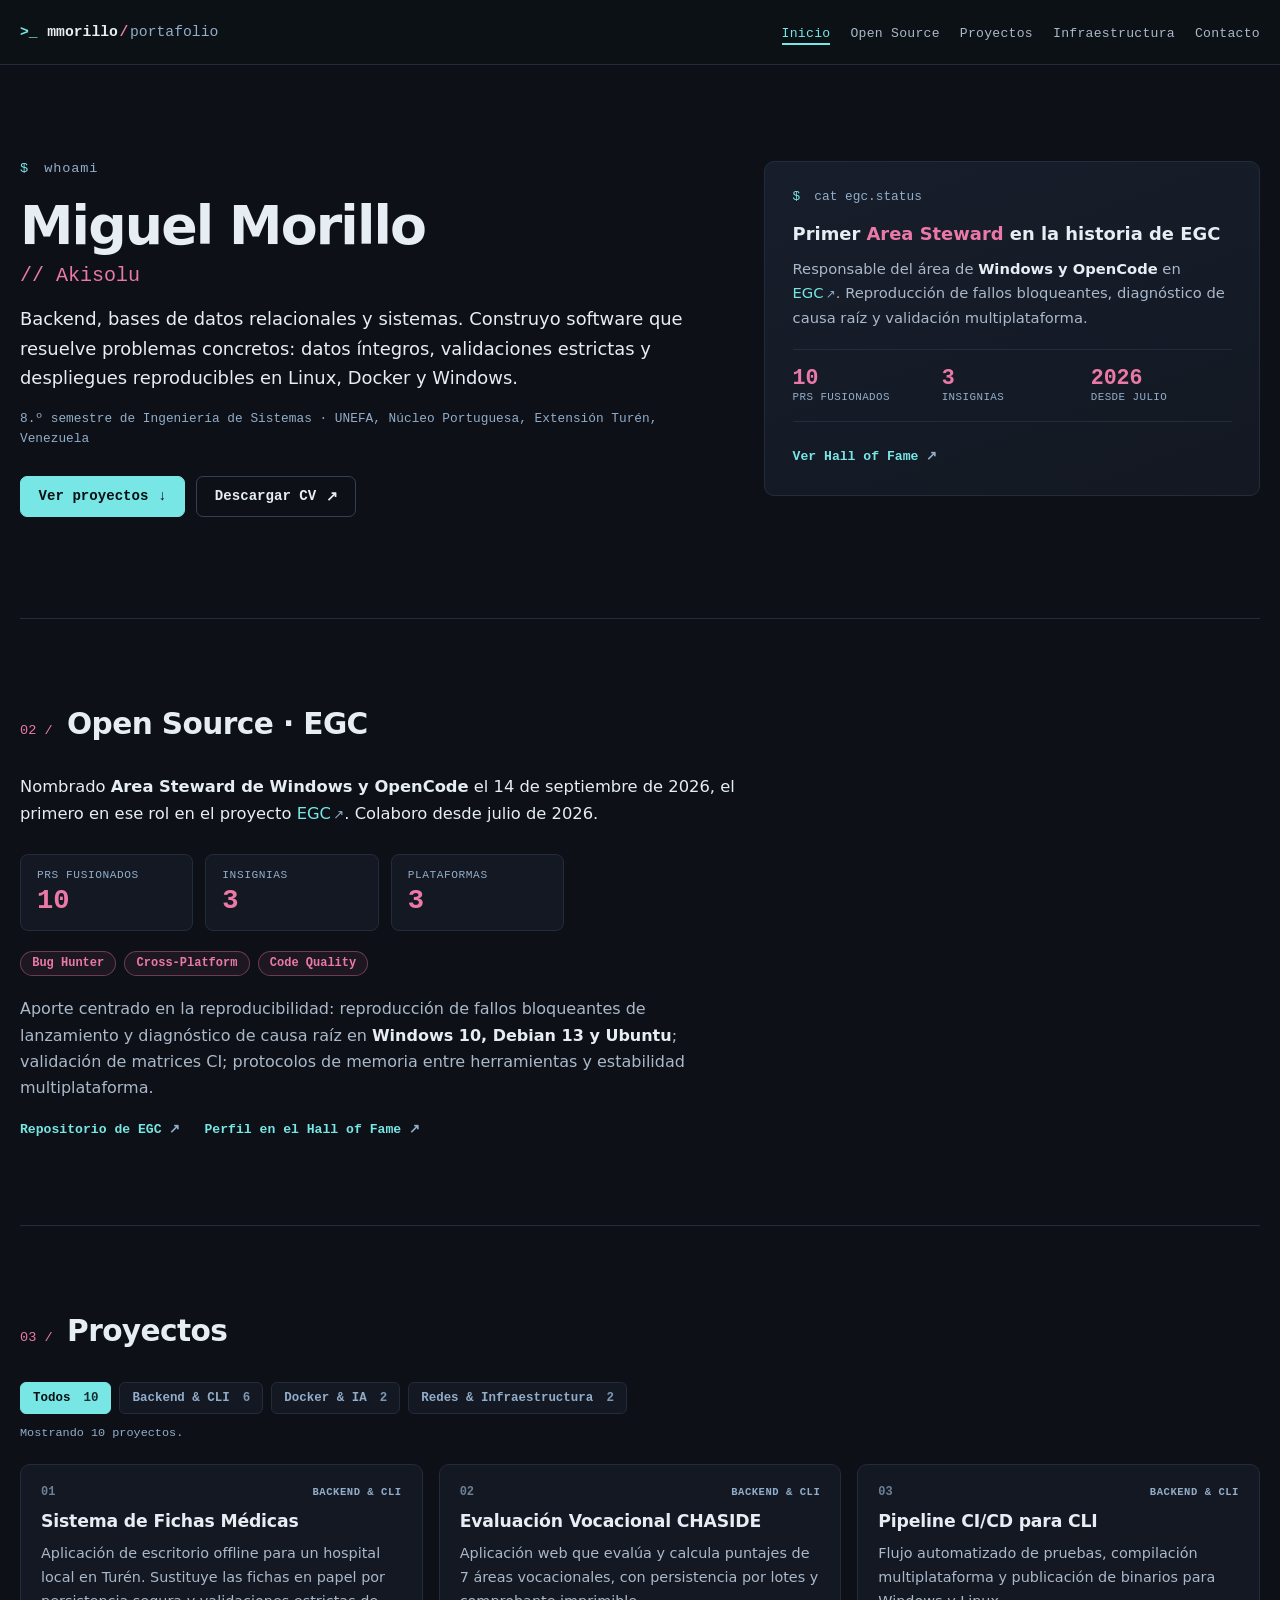
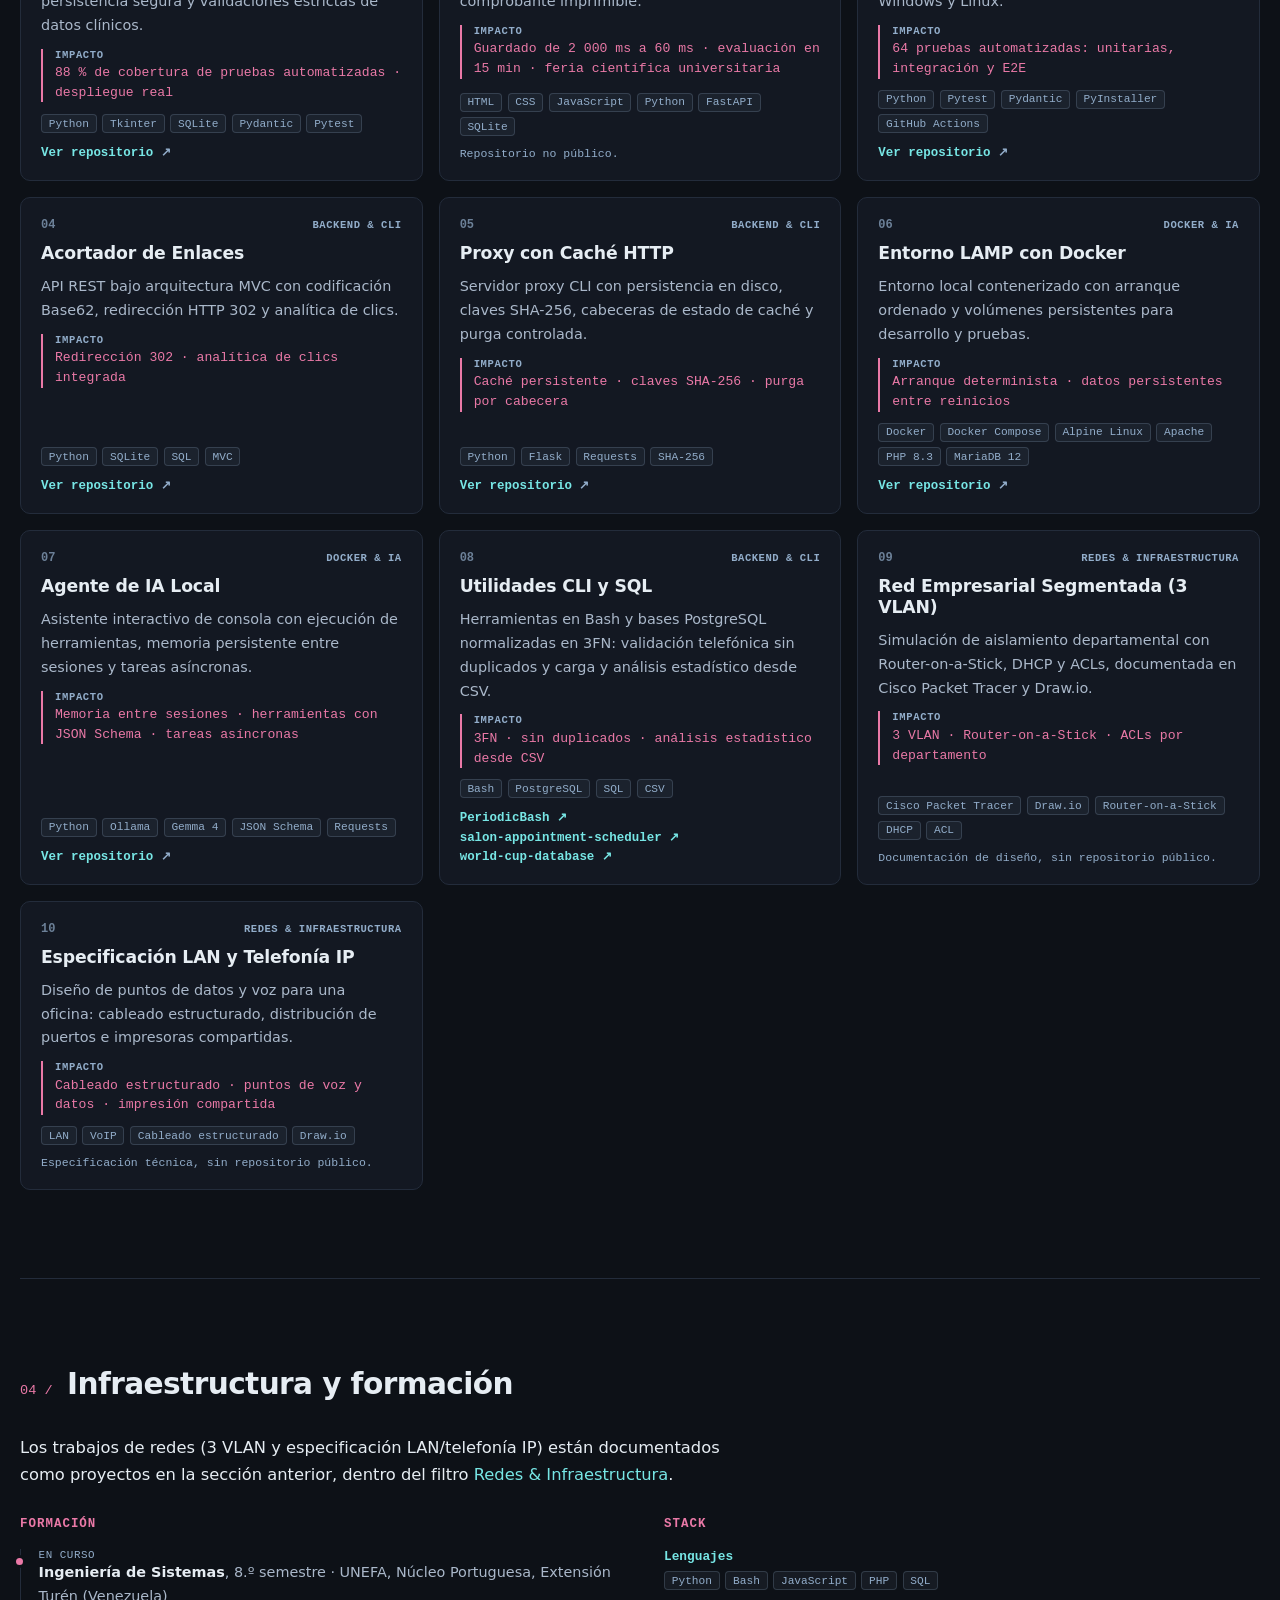
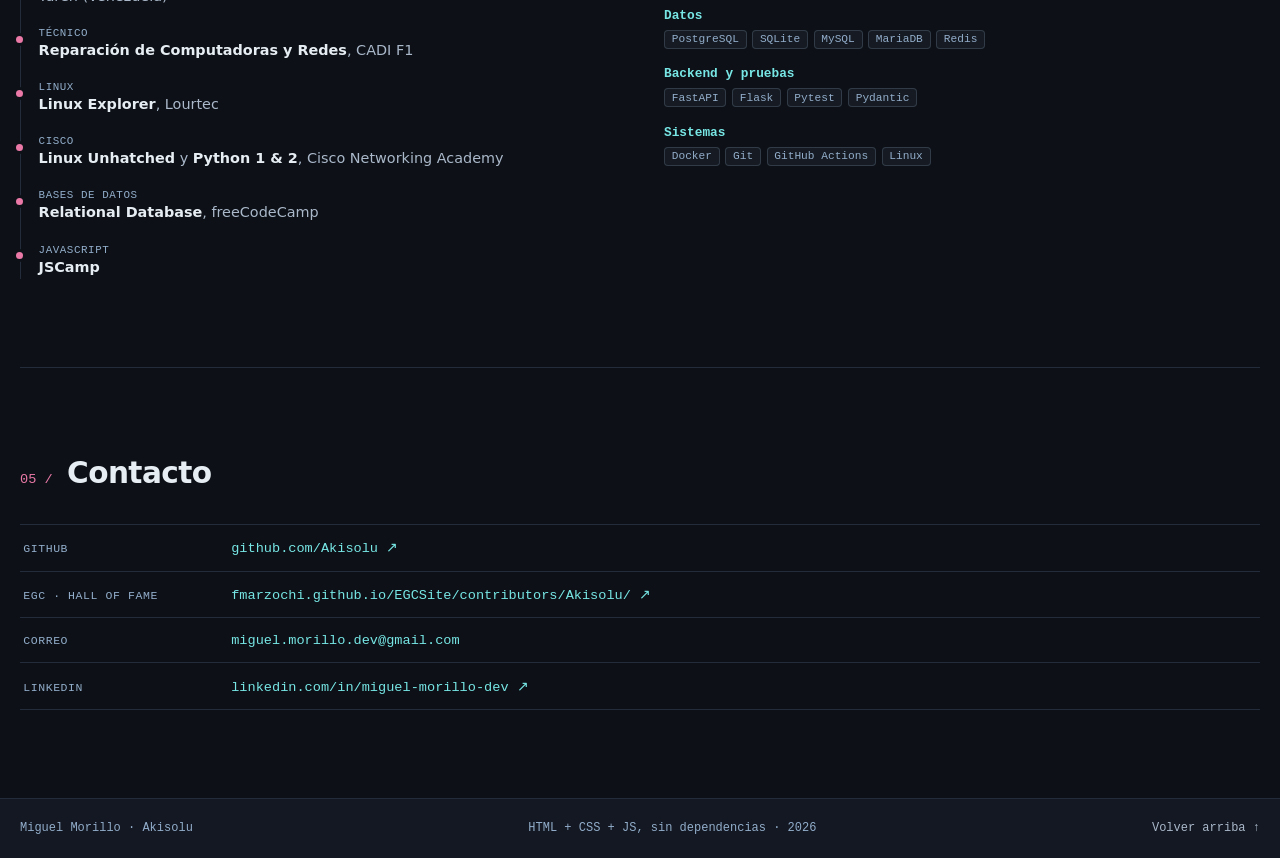
<file: index.html>
<!DOCTYPE html>
<html lang="es">
<head>
  <meta charset="utf-8">
  <script>document.documentElement.classList.add('js');</script>
  <meta name="viewport" content="width=device-width, initial-scale=1">
  <meta name="text-scale" content="scale">
  <meta name="color-scheme" content="dark">
  <meta name="theme-color" content="#0d1117">
  <title>Miguel Morillo: Backend, datos y sistemas | Akisolu</title>
  <meta name="description" content="Portafolio de Miguel Morillo (Akisolu): backend, bases de datos, Docker, automatización y sistemas. Proyectos y aportes a EGC.">
  <meta name="author" content="Miguel Morillo (Akisolu)">
  <meta name="robots" content="index, follow, max-snippet:-1, max-image-preview:large">
  <link rel="canonical" href="https://akisolu.github.io/portafolio/">
  <link rel="icon" href="assets/img/favicon.ico" sizes="any">
  <link rel="icon" type="image/png" sizes="32x32" href="assets/img/favicon-32x32.png">
  <link rel="icon" type="image/png" sizes="16x16" href="assets/img/favicon-16x16.png">
  <link rel="icon" type="image/svg+xml" href="assets/img/favicon.svg">
  <link rel="apple-touch-icon" sizes="180x180" href="assets/img/apple-touch-icon.png">
  <link rel="manifest" href="site.webmanifest">

  <!-- Open Graph -->
  <meta property="og:type" content="website">
  <meta property="og:locale" content="es_VE">
  <meta property="og:site_name" content="Miguel Morillo | Akisolu">
  <meta property="og:title" content="Miguel Morillo: Backend, datos y sistemas">
  <meta property="og:description" content="Backend, bases de datos relacionales, automatización y sistemas. Proyectos y contribuciones open source de Akisolu.">
  <meta property="og:url" content="https://akisolu.github.io/portafolio/">
  <meta property="og:image" content="https://akisolu.github.io/portafolio/assets/img/og-image.png">
  <meta property="og:image:type" content="image/png">
  <meta property="og:image:width" content="1200">
  <meta property="og:image:height" content="630">
  <meta property="og:image:alt" content="Miguel Morillo: Backend, datos y sistemas">

  <!-- Twitter / X -->
  <!-- Pendiente del handle real: <meta name="twitter:site" content="@tu_usuario"> -->
  <meta name="twitter:card" content="summary_large_image">
  <meta name="twitter:title" content="Miguel Morillo: Backend, datos y sistemas">
  <meta name="twitter:description" content="Backend, bases de datos relacionales, automatización y sistemas. Proyectos y contribuciones open source de Akisolu.">
  <meta name="twitter:image" content="https://akisolu.github.io/portafolio/assets/img/og-image.png">
  <meta name="twitter:image:alt" content="Miguel Morillo: Backend, datos y sistemas">

  <!-- Datos estructurados -->
  <script type="application/ld+json">
  {
    "@context": "https://schema.org",
    "@type": "Person",
    "name": "Miguel Morillo",
    "alternateName": "Akisolu",
    "url": "https://akisolu.github.io/portafolio/",
    "email": "miguel.morillo.dev@gmail.com",
    "jobTitle": "Desarrollador backend y de sistemas",
    "description": "Estudiante de Ingeniería de Sistemas enfocado en backend, bases de datos relacionales, automatización, Linux/Docker y estabilidad multiplataforma.",
    "sameAs": [
      "https://github.com/Akisolu",
      "https://www.linkedin.com/in/miguel-morillo-dev/",
      "https://github.com/Fmarzochi/EGC",
      "https://fmarzochi.github.io/EGCSite/contributors/Akisolu/"
    ],
    "alumniOf": { "@type": "CollegeOrUniversity", "name": "UNEFA" },
    "knowsAbout": ["Python", "SQL", "Bash", "JavaScript", "PHP", "FastAPI", "Flask", "Pytest", "Docker", "Linux", "PostgreSQL", "SQLite"]
  }
  </script>

  <link rel="stylesheet" href="css/styles.css">
</head>
<body>
  <a class="skip-link" href="#hero-title">Saltar al contenido principal</a>

  <header class="site-header">
    <div class="wrap header-inner">
      <a class="brand" href="#inicio" aria-label="Miguel Morillo, volver al inicio">
        <span class="brand-mark" aria-hidden="true">&gt;_</span>
        <span class="brand-text">mmorillo<span class="brand-slash">/</span><span class="brand-dim">portafolio</span></span>
      </a>
      <nav class="site-nav" aria-label="Navegación principal">
        <ul role="list">
          <li><a href="#inicio" aria-current="location">Inicio</a></li>
          <li><a href="#opensource">Open Source</a></li>
          <li><a href="#proyectos">Proyectos</a></li>
          <li><a href="#infraestructura">Infraestructura</a></li>
          <li><a href="#contacto">Contacto</a></li>
        </ul>
      </nav>
    </div>
  </header>

  <main id="contenido" class="wrap">

    <!-- 01 · Inicio -->
    <section id="inicio" class="section hero" aria-labelledby="hero-title" tabindex="-1">
      <div class="hero-main">
        <p class="eyebrow"><span class="prompt" aria-hidden="true">$</span> whoami</p>
        <h1 id="hero-title" tabindex="-1">Miguel Morillo <span class="handle">// Akisolu</span></h1>
        <p class="lead">Backend, bases de datos relacionales y sistemas. Construyo software que resuelve problemas concretos: datos íntegros, validaciones estrictas y despliegues reproducibles en Linux, Docker y Windows.</p>
        <p class="hero-meta">8.º semestre de Ingeniería de Sistemas · UNEFA, Núcleo Portuguesa, Extensión Turén, Venezuela</p>
        <div class="actions">
          <a class="btn btn-primary" href="#proyectos">Ver proyectos <span aria-hidden="true">↓</span></a>
          <a class="btn btn-ghost" href="assets/cv-miguel-morillo.pdf" target="_blank" rel="noopener noreferrer">Descargar CV <span aria-hidden="true">↗</span></a>
        </div>
      </div>

      <aside class="hero-card" aria-label="Resumen de la actividad en EGC">
        <p class="terminal-line"><span class="prompt" aria-hidden="true">$</span> cat egc.status</p>
        <p class="hero-card-title">Primer <span class="accent-pink">Area Steward</span> en la historia de EGC</p>
        <p class="hero-card-copy">Responsable del área de <strong>Windows y OpenCode</strong> en <a href="https://github.com/Fmarzochi/EGC" target="_blank" rel="noopener noreferrer">EGC<span class="ext" aria-hidden="true">↗</span></a>. Reproducción de fallos bloqueantes, diagnóstico de causa raíz y validación multiplataforma.</p>
        <div class="hero-card-stats">
          <div><strong>10</strong><span>PRs fusionados</span></div>
          <div><strong>3</strong><span>insignias</span></div>
          <div><strong>2026</strong><span>desde julio</span></div>
        </div>
        <a class="text-link" href="https://fmarzochi.github.io/EGCSite/contributors/Akisolu/" target="_blank" rel="noopener noreferrer">Ver Hall of Fame <span aria-hidden="true">↗</span></a>
      </aside>
    </section>

    <!-- 02 · Open Source -->
    <section id="opensource" class="section" aria-labelledby="opensource-title" tabindex="-1">
      <div class="section-head">
        <span class="section-index" aria-hidden="true">02 /</span>
        <h2 id="opensource-title">Open Source · EGC</h2>
      </div>
      <div class="section-body">
        <p class="lead-small">Nombrado <strong>Area Steward de Windows y OpenCode</strong> el <time datetime="2026-09-14">14 de septiembre de 2026</time>, el primero en ese rol en el proyecto <a href="https://github.com/Fmarzochi/EGC" target="_blank" rel="noopener noreferrer">EGC<span class="ext" aria-hidden="true">↗</span></a>. Colaboro desde <time datetime="2026-07">julio de 2026</time>.</p>

        <dl class="stats">
          <div class="stat">
            <dt>PRs fusionados</dt>
            <dd>10</dd>
          </div>
          <div class="stat">
            <dt>Insignias</dt>
            <dd>3</dd>
          </div>
          <div class="stat">
            <dt>Plataformas</dt>
            <dd>3</dd>
          </div>
        </dl>

        <ul class="badges" role="list">
          <li>Bug Hunter</li>
          <li>Cross-Platform</li>
          <li>Code Quality</li>
        </ul>

        <p>Aporte centrado en la reproducibilidad: reproducción de fallos bloqueantes de lanzamiento y diagnóstico de causa raíz en <strong>Windows 10, Debian 13 y Ubuntu</strong>; validación de matrices CI; protocolos de memoria entre herramientas y estabilidad multiplataforma.</p>

        <div class="inline-links">
          <a class="text-link" href="https://github.com/Fmarzochi/EGC" target="_blank" rel="noopener noreferrer">Repositorio de EGC <span aria-hidden="true">↗</span></a>
          <a class="text-link" href="https://fmarzochi.github.io/EGCSite/contributors/Akisolu/" target="_blank" rel="noopener noreferrer">Perfil en el Hall of Fame <span aria-hidden="true">↗</span></a>
        </div>
      </div>
    </section>

    <!-- 03 · Proyectos -->
    <section id="proyectos" class="section" aria-labelledby="proyectos-title" tabindex="-1">
      <div class="section-head">
        <span class="section-index" aria-hidden="true">03 /</span>
        <h2 id="proyectos-title">Proyectos</h2>
      </div>
      <div class="section-body">
        <fieldset class="filters">
          <legend class="sr-only">Filtrar proyectos por categoría</legend>
          <label class="filter is-active">
            <input type="radio" name="filtro" data-filter="todos" data-label="Todos" checked>
            <span>Todos <span class="filter-count">10</span></span>
          </label>
          <label class="filter">
            <input type="radio" name="filtro" data-filter="backend" data-label="Backend &amp; CLI">
            <span>Backend &amp; CLI <span class="filter-count">6</span></span>
          </label>
          <label class="filter">
            <input type="radio" name="filtro" data-filter="docker" data-label="Docker &amp; IA">
            <span>Docker &amp; IA <span class="filter-count">2</span></span>
          </label>
          <label class="filter">
            <input type="radio" name="filtro" data-filter="redes" data-label="Redes &amp; Infraestructura">
            <span>Redes &amp; Infraestructura <span class="filter-count">2</span></span>
          </label>
        </fieldset>
        <p id="filter-status" class="filter-status" role="status">Mostrando 10 proyectos.</p>

        <div class="projects-grid" id="projects-grid">

          <article class="project-card" data-category="backend">
            <div class="card-top"><span class="card-index" aria-hidden="true">01</span><span class="card-tag">Backend &amp; CLI</span></div>
            <h3>Sistema de Fichas Médicas</h3>
            <p class="card-desc">Aplicación de escritorio offline para un hospital local en Turén. Sustituye las fichas en papel por persistencia segura y validaciones estrictas de datos clínicos.</p>
            <p class="impact"><span class="impact-label">Impacto</span><span class="impact-value">88 % de cobertura de pruebas automatizadas · despliegue real</span></p>
            <ul class="stack" role="list"><li>Python</li><li>Tkinter</li><li>SQLite</li><li>Pydantic</li><li>Pytest</li></ul>
            <a class="repo-link" href="https://github.com/Akisolu/Proyecto-comunitario" target="_blank" rel="noopener noreferrer">Ver repositorio<span class="sr-only"> de Sistema de Fichas Médicas</span> <span aria-hidden="true">↗</span></a>
          </article>

          <article class="project-card" data-category="backend">
            <div class="card-top"><span class="card-index" aria-hidden="true">02</span><span class="card-tag">Backend &amp; CLI</span></div>
            <h3>Evaluación Vocacional CHASIDE</h3>
            <p class="card-desc">Aplicación web que evalúa y calcula puntajes de 7 áreas vocacionales, con persistencia por lotes y comprobante imprimible.</p>
            <p class="impact"><span class="impact-label">Impacto</span><span class="impact-value">Guardado de 2 000 ms a 60 ms · evaluación en 15 min · feria científica universitaria</span></p>
            <ul class="stack" role="list"><li>HTML</li><li>CSS</li><li>JavaScript</li><li>Python</li><li>FastAPI</li><li>SQLite</li></ul>
            <p class="card-note">Repositorio no público.</p>
          </article>

          <article class="project-card" data-category="backend">
            <div class="card-top"><span class="card-index" aria-hidden="true">03</span><span class="card-tag">Backend &amp; CLI</span></div>
            <h3>Pipeline CI/CD para CLI</h3>
            <p class="card-desc">Flujo automatizado de pruebas, compilación multiplataforma y publicación de binarios para Windows y Linux.</p>
            <p class="impact"><span class="impact-label">Impacto</span><span class="impact-value">64 pruebas automatizadas: unitarias, integración y E2E</span></p>
            <ul class="stack" role="list"><li>Python</li><li>Pytest</li><li>Pydantic</li><li>PyInstaller</li><li>GitHub Actions</li></ul>
            <a class="repo-link" href="https://github.com/Akisolu/python-cli-ci-cd-showcase" target="_blank" rel="noopener noreferrer">Ver repositorio<span class="sr-only"> de Pipeline CI/CD para CLI</span> <span aria-hidden="true">↗</span></a>
          </article>

          <article class="project-card" data-category="backend">
            <div class="card-top"><span class="card-index" aria-hidden="true">04</span><span class="card-tag">Backend &amp; CLI</span></div>
            <h3>Acortador de Enlaces</h3>
            <p class="card-desc">API REST bajo arquitectura MVC con codificación Base62, redirección HTTP 302 y analítica de clics.</p>
            <p class="impact"><span class="impact-label">Impacto</span><span class="impact-value">Redirección 302 · analítica de clics integrada</span></p>
            <ul class="stack" role="list"><li>Python</li><li>SQLite</li><li>SQL</li><li>MVC</li></ul>
            <a class="repo-link" href="https://github.com/Akisolu/URL-Shortening-Service" target="_blank" rel="noopener noreferrer">Ver repositorio<span class="sr-only"> de Acortador de Enlaces</span> <span aria-hidden="true">↗</span></a>
          </article>

          <article class="project-card" data-category="backend">
            <div class="card-top"><span class="card-index" aria-hidden="true">05</span><span class="card-tag">Backend &amp; CLI</span></div>
            <h3>Proxy con Caché HTTP</h3>
            <p class="card-desc">Servidor proxy CLI con persistencia en disco, claves SHA-256, cabeceras de estado de caché y purga controlada.</p>
            <p class="impact"><span class="impact-label">Impacto</span><span class="impact-value">Caché persistente · claves SHA-256 · purga por cabecera</span></p>
            <ul class="stack" role="list"><li>Python</li><li>Flask</li><li>Requests</li><li>SHA-256</li></ul>
            <a class="repo-link" href="https://github.com/Akisolu/proxy-cache" target="_blank" rel="noopener noreferrer">Ver repositorio<span class="sr-only"> de Proxy con Caché HTTP</span> <span aria-hidden="true">↗</span></a>
          </article>

          <article class="project-card" data-category="docker">
            <div class="card-top"><span class="card-index" aria-hidden="true">06</span><span class="card-tag">Docker &amp; IA</span></div>
            <h3>Entorno LAMP con Docker</h3>
            <p class="card-desc">Entorno local contenerizado con arranque ordenado y volúmenes persistentes para desarrollo y pruebas.</p>
            <p class="impact"><span class="impact-label">Impacto</span><span class="impact-value">Arranque determinista · datos persistentes entre reinicios</span></p>
            <ul class="stack" role="list"><li>Docker</li><li>Docker Compose</li><li>Alpine Linux</li><li>Apache</li><li>PHP 8.3</li><li>MariaDB 12</li></ul>
            <a class="repo-link" href="https://github.com/Akisolu/lamp-docker" target="_blank" rel="noopener noreferrer">Ver repositorio<span class="sr-only"> de Entorno LAMP con Docker</span> <span aria-hidden="true">↗</span></a>
          </article>

          <article class="project-card" data-category="docker">
            <div class="card-top"><span class="card-index" aria-hidden="true">07</span><span class="card-tag">Docker &amp; IA</span></div>
            <h3>Agente de IA Local</h3>
            <p class="card-desc">Asistente interactivo de consola con ejecución de herramientas, memoria persistente entre sesiones y tareas asíncronas.</p>
            <p class="impact"><span class="impact-label">Impacto</span><span class="impact-value">Memoria entre sesiones · herramientas con JSON Schema · tareas asíncronas</span></p>
            <ul class="stack" role="list"><li>Python</li><li>Ollama</li><li>Gemma 4</li><li>JSON Schema</li><li>Requests</li></ul>
            <a class="repo-link" href="https://github.com/Akisolu/AI-agent-with-gemma4" target="_blank" rel="noopener noreferrer">Ver repositorio<span class="sr-only"> de Agente de IA Local</span> <span aria-hidden="true">↗</span></a>
          </article>

          <article class="project-card" data-category="backend">
            <div class="card-top"><span class="card-index" aria-hidden="true">08</span><span class="card-tag">Backend &amp; CLI</span></div>
            <h3>Utilidades CLI y SQL</h3>
            <p class="card-desc">Herramientas en Bash y bases PostgreSQL normalizadas en 3FN: validación telefónica sin duplicados y carga y análisis estadístico desde CSV.</p>
            <p class="impact"><span class="impact-label">Impacto</span><span class="impact-value">3FN · sin duplicados · análisis estadístico desde CSV</span></p>
            <ul class="stack" role="list"><li>Bash</li><li>PostgreSQL</li><li>SQL</li><li>CSV</li></ul>
            <p class="repo-links-multiple">
              <a href="https://github.com/Akisolu/PeriodicBash" target="_blank" rel="noopener noreferrer">PeriodicBash <span aria-hidden="true">↗</span></a>
              <a href="https://github.com/Akisolu/salon-appointment-scheduler" target="_blank" rel="noopener noreferrer">salon-appointment-scheduler <span aria-hidden="true">↗</span></a>
              <a href="https://github.com/Akisolu/world-cup-database" target="_blank" rel="noopener noreferrer">world-cup-database <span aria-hidden="true">↗</span></a>
            </p>
          </article>

          <article class="project-card" data-category="redes">
            <div class="card-top"><span class="card-index" aria-hidden="true">09</span><span class="card-tag">Redes &amp; Infraestructura</span></div>
            <h3>Red Empresarial Segmentada (3 VLAN)</h3>
            <p class="card-desc">Simulación de aislamiento departamental con Router-on-a-Stick, DHCP y ACLs, documentada en Cisco Packet Tracer y Draw.io.</p>
            <p class="impact"><span class="impact-label">Impacto</span><span class="impact-value">3 VLAN · Router-on-a-Stick · ACLs por departamento</span></p>
            <ul class="stack" role="list"><li>Cisco Packet Tracer</li><li>Draw.io</li><li>Router-on-a-Stick</li><li>DHCP</li><li>ACL</li></ul>
            <p class="card-note">Documentación de diseño, sin repositorio público.</p>
          </article>

          <article class="project-card" data-category="redes">
            <div class="card-top"><span class="card-index" aria-hidden="true">10</span><span class="card-tag">Redes &amp; Infraestructura</span></div>
            <h3>Especificación LAN y Telefonía IP</h3>
            <p class="card-desc">Diseño de puntos de datos y voz para una oficina: cableado estructurado, distribución de puertos e impresoras compartidas.</p>
            <p class="impact"><span class="impact-label">Impacto</span><span class="impact-value">Cableado estructurado · puntos de voz y datos · impresión compartida</span></p>
            <ul class="stack" role="list"><li>LAN</li><li>VoIP</li><li>Cableado estructurado</li><li>Draw.io</li></ul>
            <p class="card-note">Especificación técnica, sin repositorio público.</p>
          </article>

        </div>
      </div>
    </section>

    <!-- 04 · Infraestructura y formación -->
    <section id="infraestructura" class="section" aria-labelledby="infra-title" tabindex="-1">
      <div class="section-head">
        <span class="section-index" aria-hidden="true">04 /</span>
        <h2 id="infra-title">Infraestructura y formación</h2>
      </div>
      <div class="section-body">
        <p class="lead-small">Los trabajos de redes (3 VLAN y especificación LAN/telefonía IP) están documentados como proyectos en la sección anterior, dentro del filtro <a href="#proyectos">Redes &amp; Infraestructura</a>.</p>

        <div class="split">
          <div>
            <h3 class="block-title">Formación</h3>
            <ol class="timeline" role="list">
              <li>
                <span class="timeline-when">En curso</span>
                <span class="timeline-what"><strong>Ingeniería de Sistemas</strong>, 8.º semestre · UNEFA, Núcleo Portuguesa, Extensión Turén (Venezuela)</span>
              </li>
              <li>
                <span class="timeline-when">Técnico</span>
                <span class="timeline-what"><strong>Reparación de Computadoras y Redes</strong>, CADI F1</span>
              </li>
              <li>
                <span class="timeline-when">Linux</span>
                <span class="timeline-what"><strong>Linux Explorer</strong>, Lourtec</span>
              </li>
              <li>
                <span class="timeline-when">Cisco</span>
                <span class="timeline-what"><strong>Linux Unhatched</strong> y <strong>Python 1 &amp; 2</strong>, Cisco Networking Academy</span>
              </li>
              <li>
                <span class="timeline-when">Bases de datos</span>
                <span class="timeline-what"><strong>Relational Database</strong>, freeCodeCamp</span>
              </li>
              <li>
                <span class="timeline-when">JavaScript</span>
                <span class="timeline-what"><strong>JSCamp</strong></span>
              </li>
            </ol>
          </div>

          <div>
            <h3 class="block-title">Stack</h3>
            <div class="stack-groups">
              <div class="stack-group">
                <h4>Lenguajes</h4>
                <ul class="stack" role="list"><li>Python</li><li>Bash</li><li>JavaScript</li><li>PHP</li><li>SQL</li></ul>
              </div>
              <div class="stack-group">
                <h4>Datos</h4>
                <ul class="stack" role="list"><li>PostgreSQL</li><li>SQLite</li><li>MySQL</li><li>MariaDB</li><li>Redis</li></ul>
              </div>
              <div class="stack-group">
                <h4>Backend y pruebas</h4>
                <ul class="stack" role="list"><li>FastAPI</li><li>Flask</li><li>Pytest</li><li>Pydantic</li></ul>
              </div>
              <div class="stack-group">
                <h4>Sistemas</h4>
                <ul class="stack" role="list"><li>Docker</li><li>Git</li><li>GitHub Actions</li><li>Linux</li></ul>
              </div>
            </div>
          </div>
        </div>
      </div>
    </section>

    <!-- 05 · Contacto -->
    <section id="contacto" class="section" aria-labelledby="contacto-title" tabindex="-1">
      <div class="section-head">
        <span class="section-index" aria-hidden="true">05 /</span>
        <h2 id="contacto-title">Contacto</h2>
      </div>
      <div class="section-body">
        <address class="contact-address">
          <ul class="contact-list" role="list">
            <li>
              <span class="contact-kind">GitHub</span>
              <a href="https://github.com/Akisolu" target="_blank" rel="noopener noreferrer">github.com/Akisolu <span aria-hidden="true">↗</span></a>
            </li>
            <li>
              <span class="contact-kind">EGC · Hall of Fame</span>
              <a href="https://fmarzochi.github.io/EGCSite/contributors/Akisolu/" target="_blank" rel="noopener noreferrer">fmarzochi.github.io/EGCSite/contributors/Akisolu/ <span aria-hidden="true">↗</span></a>
            </li>
            <li>
              <span class="contact-kind">Correo</span>
              <a href="mailto:miguel.morillo.dev@gmail.com">miguel.morillo.dev@gmail.com</a>
            </li>
            <li>
              <span class="contact-kind">LinkedIn</span>
              <a href="https://www.linkedin.com/in/miguel-morillo-dev/" target="_blank" rel="noopener noreferrer">linkedin.com/in/miguel-morillo-dev <span aria-hidden="true">↗</span></a>
            </li>
          </ul>
        </address>
      </div>
    </section>

  </main>

  <footer class="site-footer">
    <div class="wrap footer-inner">
      <span>Miguel Morillo · Akisolu</span>
      <span>HTML + CSS + JS, sin dependencias · <span id="year">2026</span></span>
      <a href="#inicio">Volver arriba <span aria-hidden="true">↑</span></a>
    </div>
  </footer>

  <script src="js/main.js" defer></script>
</body>
</html>
</file>
<file: css/styles.css>
/* ------------------------------------------------------------------
   Portafolio · Miguel Morillo (Akisolu)
   Diseño oscuro, sin fuentes ni recursos externos.
------------------------------------------------------------------- */

:root {
  --bg: #0d1117;
  --surface: #131822;
  --surface-2: #171e2b;
  --border: #232c3b;
  --border-strong: #334054;
  --text: #e6edf3;
  --text-muted: #aab8ca;
  --cyan: #77e6e5;
  --pink: #ea79a7;
  --blue: #92adca;
  --mono: ui-monospace, SFMono-Regular, "SF Mono", Menlo, Consolas, "Liberation Mono", monospace;
  --sans: system-ui, -apple-system, "Segoe UI", Roboto, "Helvetica Neue", Arial, sans-serif;
  --wrap: 1280px;
  --radius: 10px;
}

*, *::before, *::after { box-sizing: border-box; }

html { scroll-padding-top: 5.5rem; }
@media (prefers-reduced-motion: no-preference) {
  html { scroll-behavior: smooth; }
}

body {
  margin: 0;
  background: radial-gradient(1100px 520px at 82% -8%, rgba(119, 230, 229, .055), transparent 65%), var(--bg);
  color: var(--text);
  font-family: var(--sans);
  font-size: 1rem;
  line-height: 1.65;
  -webkit-font-smoothing: antialiased;
}

h1, h2, h3, h4 { line-height: 1.2; margin: 0; }
p { margin: 0 0 1rem; }
ul, ol { margin: 0; padding: 0; list-style: none; }
a { color: var(--cyan); text-decoration: none; }
a:hover { text-decoration: underline; text-underline-offset: 3px; }
strong { color: var(--text); font-weight: 650; }

code, .mono { font-family: var(--mono); }

.wrap { width: min(100% - 2.5rem, var(--wrap)); margin-inline: auto; }

.sr-only {
  position: absolute; width: 1px; height: 1px; padding: 0; margin: -1px;
  overflow: hidden; clip-path: inset(50%); white-space: nowrap; border: 0;
}

.skip-link {
  position: fixed; top: .5rem; left: .5rem; z-index: 50;
  transform: translateY(-150%);
  background: var(--cyan); color: #071014; padding: .55rem .9rem;
  border-radius: 6px; font: 600 .85rem var(--mono);
}
.skip-link:focus { transform: translateY(0); }

:focus-visible { outline: 2px solid var(--cyan); outline-offset: 3px; border-radius: 3px; }

/* ---------- Header / nav ---------- */

.site-header {
  position: sticky; top: 0; z-index: 30;
  background: rgba(13, 17, 23, .94);
  border-bottom: 1px solid var(--border);
}
.header-inner {
  display: flex; align-items: center; justify-content: space-between;
  gap: 1rem 1.5rem; flex-wrap: wrap; min-height: 4rem; padding-block: .6rem;
}
.brand { display: inline-flex; align-items: center; gap: .6rem; color: var(--text); font: 600 .92rem var(--mono); }
.brand:hover { text-decoration: none; }
.brand-mark { color: var(--cyan); font-weight: 700; }
.brand-slash { color: var(--pink); margin-inline: .1rem; }
.brand-dim { color: var(--blue); font-weight: 400; }

.site-nav ul { display: flex; flex-wrap: wrap; gap: .3rem 1.25rem; scroll-target-group: auto; }
.site-nav a {
  display: inline-block; padding: .3rem 0;
  color: var(--text-muted); font: 500 .82rem var(--mono);
  letter-spacing: .02em;
}
.site-nav a:hover { color: var(--cyan); text-decoration: none; }
.site-nav a:is(:target-current, .is-active) { color: var(--cyan); text-decoration: none; box-shadow: inset 0 -2px 0 var(--cyan); }

/* ---------- Sections ---------- */

.section { padding-block: clamp(3rem, 7vw, 5.5rem); border-top: 1px solid var(--border); }
.section:first-child { border-top: 0; }
.section-head { display: flex; align-items: baseline; gap: .9rem; margin-bottom: 2rem; }
.section-index { font: 500 .85rem var(--mono); color: var(--pink); }
.section-head h2 { font-size: clamp(1.4rem, 1rem + 1.5vw, 1.85rem); letter-spacing: -.02em; }
.section-body > p { color: var(--text-muted); max-width: 70ch; }
.section-body > p strong { color: var(--text); }
.lead-small { font-size: 1.02rem; color: var(--text) !important; }

.accent-pink { color: var(--pink); }
.ext { color: var(--blue); font-size: .8em; margin-left: .15rem; }

/* ---------- Hero ---------- */

.hero {
  display: grid; gap: clamp(2rem, 5vw, 3.5rem);
  grid-template-columns: minmax(0, 1.25fr) minmax(0, .9fr);
  align-items: start; padding-top: clamp(3rem, 8vw, 6rem);
}
.eyebrow { font: 500 .85rem var(--mono); color: var(--blue); letter-spacing: .06em; margin-bottom: 1.1rem; }
.prompt { color: var(--cyan); margin-right: .4rem; }
.hero h1 { font-size: clamp(2.1rem, 1.2rem + 2.7vw, 3.4rem); letter-spacing: -.035em; margin-bottom: 1.1rem; }
.handle { display: block; margin-top: .35rem; font: 500 clamp(.95rem, .7rem + 1.2vw, 1.25rem) var(--mono); color: var(--pink); letter-spacing: 0; }
.hero .lead { font-size: clamp(1rem, .9rem + .5vw, 1.12rem); color: var(--text); max-width: 62ch; }
.hero-meta { font: .8rem/1.6 var(--mono); color: var(--blue); }

.actions { display: flex; flex-wrap: wrap; gap: .7rem; margin: 1.6rem 0 .8rem; }
.btn {
  display: inline-flex; align-items: center; gap: .6rem;
  padding: .7rem 1.1rem; border: 1px solid transparent; border-radius: 7px;
  font: 600 .88rem var(--mono); text-decoration: none; transition: background .15s, border-color .15s, color .15s;
}
.btn:hover { text-decoration: none; }
.btn-primary { background: var(--cyan); color: #071014; border-color: var(--cyan); }
.btn-primary:hover { background: #9af1f0; border-color: #9af1f0; }
.btn-ghost { border-color: var(--border-strong); color: var(--text); background: transparent; }
.btn-ghost:hover { border-color: var(--blue); color: var(--cyan); }


.hero-card {
  background: linear-gradient(160deg, var(--surface-2), var(--surface));
  border: 1px solid var(--border); border-radius: var(--radius);
  padding: clamp(1.25rem, 3vw, 1.7rem);
}
.terminal-line { font: .8rem var(--mono); color: var(--blue); margin-bottom: 1.1rem; }
.hero-card-title { font-size: 1.12rem; font-weight: 650; line-height: 1.35; margin-bottom: .7rem; }
.hero-card-copy { font-size: .92rem; color: var(--text-muted); }
.hero-card-stats {
  display: grid; grid-template-columns: repeat(3, 1fr); gap: .5rem;
  border-block: 1px solid var(--border); padding-block: 1rem; margin-block: 1.2rem;
}
.hero-card-stats div { display: flex; flex-direction: column; }
.hero-card-stats strong { font: 700 1.35rem var(--mono); color: var(--pink); }
.hero-card-stats span { font: .68rem/1.4 var(--mono); color: var(--blue); text-transform: uppercase; letter-spacing: .04em; }
.text-link { font: 600 .82rem var(--mono); }
.text-link span[aria-hidden] { color: var(--blue); }

/* ---------- EGC ---------- */

.stats { display: grid; grid-template-columns: repeat(3, minmax(0, 1fr)); gap: .75rem; max-width: 34rem; margin: 1.6rem 0 1.2rem; }
.stat { background: var(--surface); border: 1px solid var(--border); border-radius: 8px; padding: .9rem 1rem; }
.stat dt { font: .7rem var(--mono); color: var(--blue); text-transform: uppercase; letter-spacing: .05em; }
.stat dd { margin: .25rem 0 0; font: 700 1.7rem var(--mono); color: var(--pink); }

.badges { display: flex; flex-wrap: wrap; gap: .5rem; margin-bottom: 1.3rem; }
.badges li {
  font: 600 .75rem var(--mono); color: var(--pink);
  border: 1px solid rgba(234, 121, 167, .38); background: rgba(234, 121, 167, .07);
  border-radius: 999px; padding: .28rem .7rem;
}
.inline-links { display: flex; flex-wrap: wrap; gap: .6rem 1.5rem; margin-top: 1.2rem; }

/* ---------- Projects ---------- */

/* Sin JS el control no se muestra: no queda un filtro inerte engañando al usuario. */
.filters, .filter-status { display: none; }
.js .filters {
  display: flex; flex-wrap: wrap; gap: .5rem;
  border: 0; padding: 0; margin: 0 0 .8rem; min-inline-size: 0;
}
.js .filter-status { display: block; font: .74rem var(--mono); color: var(--blue); margin: 0 0 1.5rem; }
.filter {
  position: relative; display: inline-flex; align-items: center; cursor: pointer;
  font: 600 .78rem var(--mono); color: var(--blue);
  background: var(--surface); border: 1px solid var(--border);
  border-radius: 6px; padding: .5rem .75rem;
  transition: color .15s, border-color .15s, background .15s;
}
.filter input { position: absolute; width: 1px; height: 1px; opacity: 0; margin: 0; }
.filter:hover { color: var(--cyan); border-color: var(--border-strong); }
.filter.is-active { color: #071014; background: var(--cyan); border-color: var(--cyan); }
.filter:has(input:checked) { color: #071014; background: var(--cyan); border-color: var(--cyan); }
.filter:has(input:focus-visible) { outline: 2px solid var(--cyan); outline-offset: 3px; }
.filter-count { opacity: .85; margin-left: .35rem; }

.projects-grid {
  display: grid; gap: 1rem; margin-top: 1.5rem;
  grid-template-columns: repeat(auto-fill, minmax(min(100%, 340px), 1fr));
}
.project-card {
  display: flex; flex-direction: column;
  background: var(--surface); border: 1px solid var(--border); border-radius: var(--radius);
  padding: 1.25rem; gap: .7rem;
  transition: border-color .15s;
}
.project-card:hover { border-color: var(--border-strong); }
@media (prefers-reduced-motion: no-preference) {
  .project-card { transition: border-color .15s, transform .15s; }
  .project-card:hover { transform: translateY(-2px); }
}
.project-card[hidden] { display: none; }
.card-top { display: flex; align-items: center; justify-content: space-between; gap: .5rem; }
.card-index { font: 600 .75rem var(--mono); color: var(--blue); opacity: .7; }
.card-tag { font: 600 .66rem var(--mono); color: var(--blue); text-transform: uppercase; letter-spacing: .05em; }
.project-card h3 { font-size: 1.08rem; letter-spacing: -.01em; }
.card-desc { font-size: .9rem; color: var(--text-muted); margin: 0; }
.impact {
  display: flex; flex-direction: column; gap: .15rem;
  border-left: 2px solid var(--pink); padding-left: .75rem; margin: 0;
}
.impact-label { font: 600 .66rem var(--mono); color: var(--blue); text-transform: uppercase; letter-spacing: .06em; }
.impact-value { font: .82rem/1.5 var(--mono); color: var(--pink); }
.stack { display: flex; flex-wrap: wrap; gap: .35rem; margin-top: auto; }
.stack li {
  font: .7rem var(--mono); color: var(--blue);
  background: rgba(146, 173, 202, .07); border: 1px solid rgba(146, 173, 202, .22);
  border-radius: 4px; padding: .15rem .42rem;
}
.repo-link, .repo-links-multiple a { font: 600 .78rem var(--mono); color: var(--cyan); }
.repo-link span[aria-hidden] { color: var(--blue); }
.repo-links-multiple { display: flex; flex-direction: column; gap: .2rem; margin: 0; font-size: .75rem; }
.card-note { font: .72rem var(--mono); color: var(--blue); margin: 0; }

/* ---------- Infraestructura ---------- */

.split { display: grid; gap: clamp(1.75rem, 5vw, 3rem); grid-template-columns: repeat(auto-fit, minmax(min(100%, 310px), 1fr)); margin-top: 1.8rem; }
.block-title { font: 600 .78rem var(--mono); color: var(--pink); text-transform: uppercase; letter-spacing: .08em; margin-bottom: 1.1rem; }
.timeline { border-left: 1px solid var(--border); padding-left: 1.1rem; }
.timeline li { position: relative; padding-bottom: 1.15rem; }
.timeline li:last-child { padding-bottom: 0; }
.timeline li::before {
  content: ""; position: absolute; left: -1.4rem; top: .55rem;
  width: 7px; height: 7px; border-radius: 50%; background: var(--pink);
  box-shadow: 0 0 0 3px var(--bg);
}
.timeline-when { display: block; font: .68rem var(--mono); color: var(--blue); text-transform: uppercase; letter-spacing: .05em; }
.timeline-what { display: block; font-size: .9rem; color: var(--text-muted); }
.stack-groups { display: grid; gap: 1.1rem; }
.stack-group h4 { font: 600 .8rem var(--mono); color: var(--cyan); margin-bottom: .45rem; }

/* ---------- Contacto ---------- */

.contact-address { font-style: normal; }
.contact-list { border-top: 1px solid var(--border); }
.contact-list li {
  display: grid; grid-template-columns: minmax(0, 12rem) 1fr; gap: .5rem 1rem;
  align-items: baseline; padding: .9rem .2rem; border-bottom: 1px solid var(--border);
  font-size: .92rem; overflow-wrap: anywhere;
}
.contact-list a { font: .85rem var(--mono); }
.contact-kind { font: .72rem var(--mono); color: var(--blue); text-transform: uppercase; letter-spacing: .05em; }

/* ---------- Footer ---------- */

.site-footer { border-top: 1px solid var(--border); background: var(--surface); }
.footer-inner {
  display: flex; flex-wrap: wrap; justify-content: space-between; gap: .5rem 1.5rem;
  padding-block: 1.4rem; font: .75rem var(--mono); color: var(--blue);
}
.footer-inner a { color: var(--text-muted); }

/* ---------- Responsive ---------- */

@media (max-width: 50em) {
  .hero { grid-template-columns: 1fr; }
  .hero-card { max-width: 34rem; }
}
@media (max-width: 37.5em) {
  html { scroll-padding-top: 7rem; }
  .wrap { width: min(100% - 1.75rem, var(--wrap)); }
  .header-inner { align-items: flex-start; flex-direction: column; }
  .site-nav ul { gap: .2rem 1rem; }
  .contact-list li { grid-template-columns: 1fr; gap: .15rem; }
  .stats { grid-template-columns: 1fr; }
  .hero-card-stats { grid-template-columns: repeat(3, 1fr); }
}

@media print {
  :root {
    --bg: #fff; --surface: #fff; --surface-2: #fff;
    --text: #111; --text-muted: #222; --blue: #333; --pink: #111; --cyan: #111;
    --border: #bbb; --border-strong: #999;
  }
  .site-header, .site-footer, .actions, .skip-link { display: none !important; }
  .filters, .filter-status { display: none !important; }
  body { background: #fff; color: #111; }
  .section { break-inside: avoid; border-color: #ccc; }
  .project-card, .stat, .hero-card { border-color: #ccc; background: #fff; }
  .badges li, .stack li { border-color: #999; background: transparent; }
}

/* ---------- Página 404 ---------- */

.not-found-main {
  min-height: 100vh;
  min-height: 100dvh;
  display: grid; place-content: center;
  gap: 1rem; padding-block: 3rem;
}
.not-found-main .eyebrow { margin-bottom: 0; }
.not-found-code {
  font: 700 clamp(4rem, 12vw, 8rem)/1 var(--mono);
  letter-spacing: -.05em; color: var(--pink); margin: 0;
}
.not-found-main h1 { font-size: clamp(1.4rem, 1rem + 2vw, 2rem); }
.not-found-copy { color: var(--text-muted); max-width: 48ch; margin: 0; }
.not-found-terminal {
  font: .8rem/1.7 var(--mono); color: var(--blue);
  background: var(--surface); border: 1px solid var(--border);
  border-radius: var(--radius); padding: 1rem 1.2rem;
  margin: .5rem 0 0; max-width: 100%; overflow-x: auto;
}
.not-found-terminal .err { color: var(--pink); }
.not-found-main .actions { margin: .5rem 0 0; }
</file>
